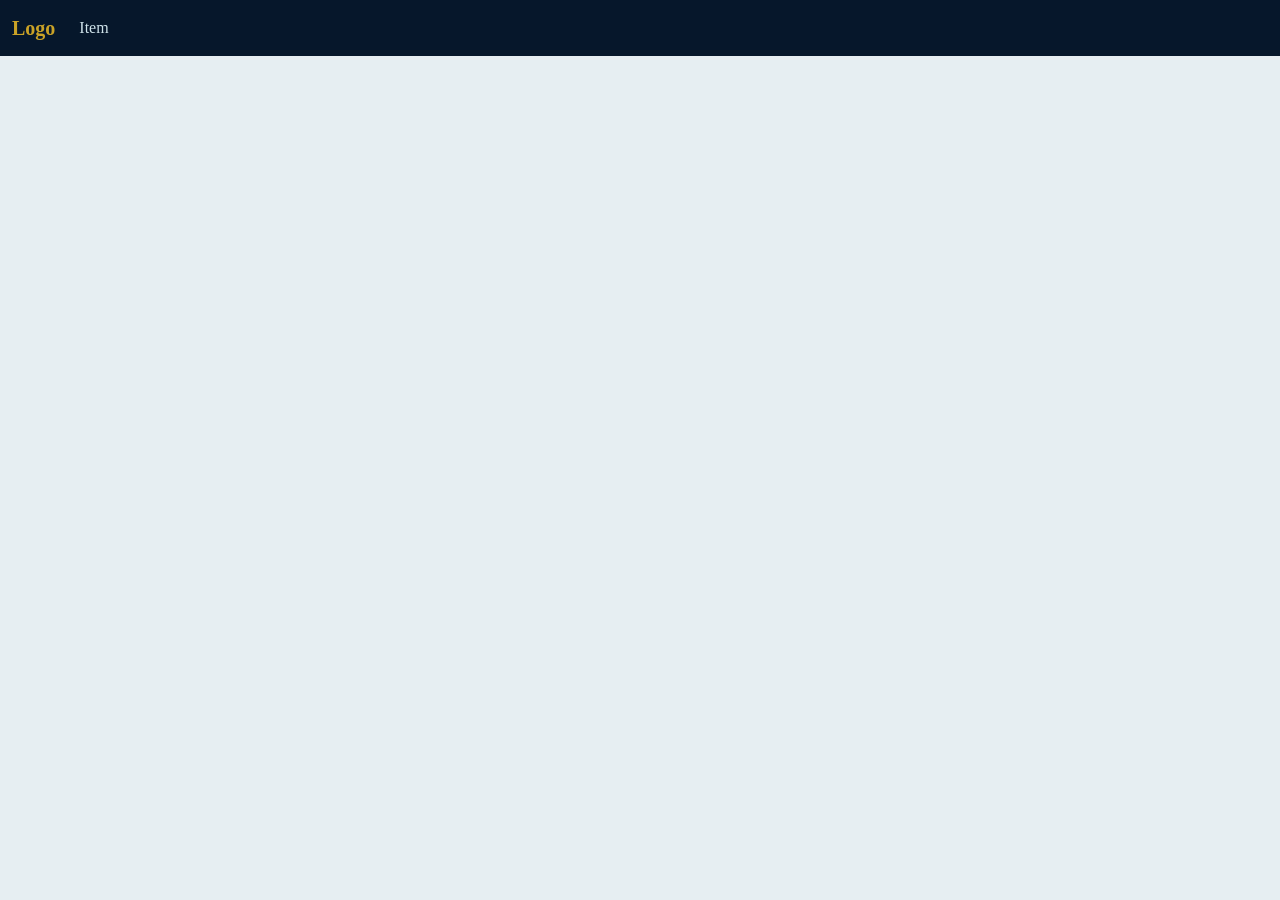
<file: bootstrap (aula 22-09)/index.html>
<!DOCTYPE html>
<html lang="en">
<head>
    <meta charset="UTF-8">
    <meta name="viewport" content="width=device-width, initial-scale=1.0">
    <link href="https://cdn.jsdelivr.net/npm/bootstrap@5.3.8/dist/css/bootstrap.min.css" rel="stylesheet"
        integrity="sha384-sRIl4kxILFvY47J16cr9ZwB07vP4J8+LH7qKQnuqkuIAvNWLzeN8tE5YBujZqJLB" crossorigin="anonymous">
    <link rel="stylesheet" href="style.css">
    <title>Kindness Era</title>
</head>
<body>
    <nav class="navbar navbar-expand-lg">
        <div class="container-fluid">
            <a class="navbar-brand" href="#">Logo</a>
            <button class="navbar-toggler" type="button" data-bs-toggle="collapse" data-bs-target="#navContent">
            <span class="navbar-toggler-icon"></span>
            </button>
            <div class="collapse navbar-collapse" id="navContent">
            <ul class="navbar-nav">
                <li class="nav-item"><a class="nav-link" href="#">Item</a></li>
            </ul>
            </div>
        </div>
    </nav>

    <script src="https://cdn.jsdelivr.net/npm/bootstrap@5.3.8/dist/js/bootstrap.bundle.min.js"
        integrity="sha384-FKyoEForCGlyvwx9Hj09JcYn3nv7wiPVlz7YYwJrWVcXK/BmnVDxM+D2scQbITxI"
        crossorigin="anonymous"></script>
</body>
</html>
</file>
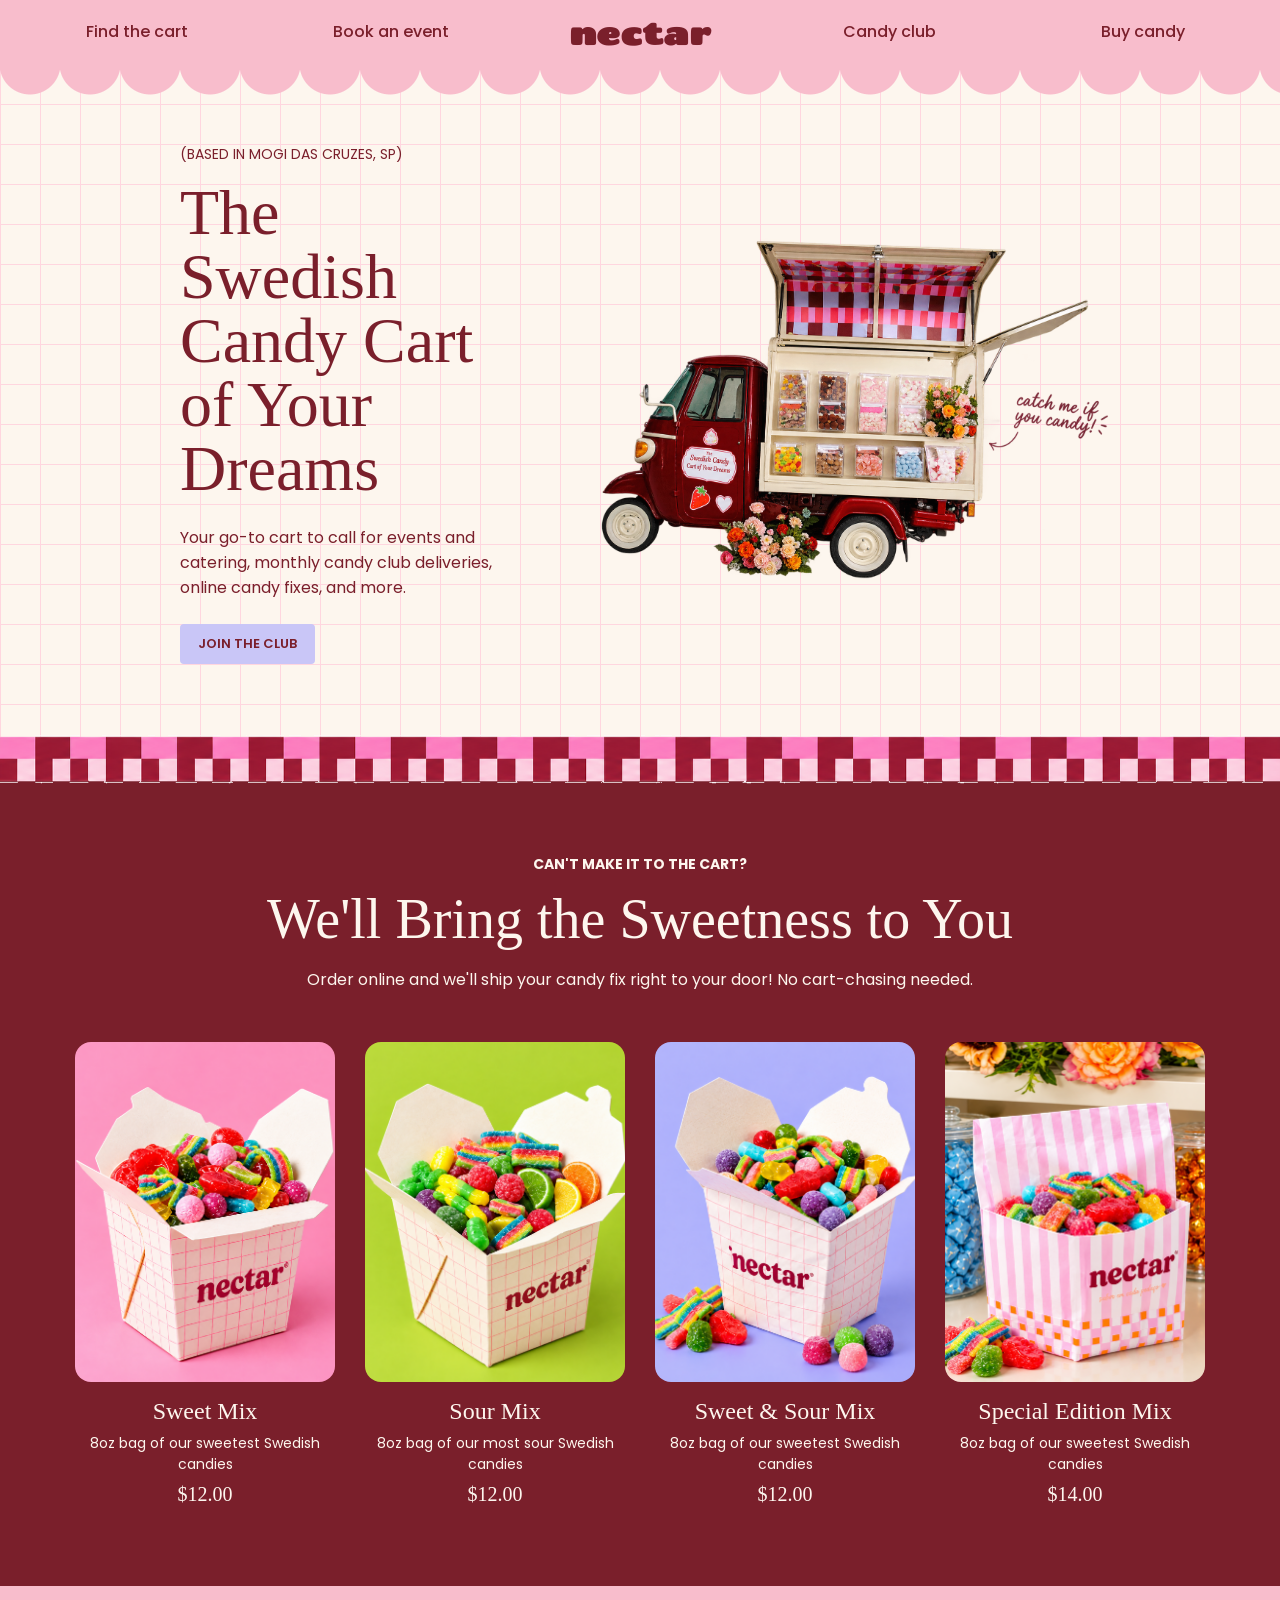
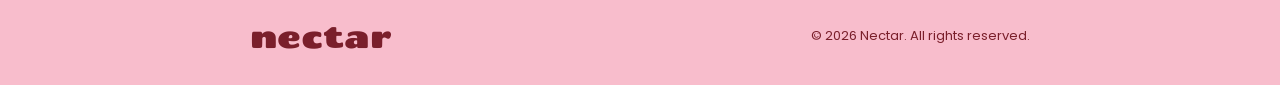
<file: nectar (aula 15-09)/index.html>
<!DOCTYPE html>
<html lang="en">
<head>
    <meta charset="UTF-8">
    <meta name="viewport" content="width=device-width, initial-scale=1.0">
    <link rel="preconnect" href="https://fonts.googleapis.com">
    <link href="https://fonts.googleapis.com/css2?family=Poppins:ital,wght@0,100;0,200;0,300;0,400;0,500;0,600;0,700;0,800;0,900;1,100;1,200;1,300;1,400;1,500;1,600;1,700;1,800;1,900&family=Chango&display=swap" rel="stylesheet">
    <link rel="stylesheet" href="style.css">
    <title>Nectar</title>
</head>
<body>
    
    <header>
        <a href="find.html">
            Find the cart
        </a>
    
        <a href="bookevent.html">
            Book an event
        </a>
    
        <h1>nectar</h1>
    
        <a href="candy.html">
            Candy club
        </a>
    
        <a href="buy.html">
            Buy candy
        </a>
    </header>

    <div id="banner" class="container">
        <div class="banner-text">
            <p class="localizacao">(based in mogi das cruzes, sp)</p>

            <h2>The Swedish Candy Cart of Your Dreams</h2>
        
            <p class="descricao">Your go-to cart to call for events and catering, monthly candy club deliveries, online candy fixes, and more.</p>

            <button class="btn">Join the club</button>
        </div>

        <img src="./img/candy-cart.png" alt="Candy Cart" class="banner-img">
    </div>

    <img src="./img/faixa_quadriculada_recortada.png" alt="" class="faixa-img">

    <section id="entrega">
        <p class="frase">Can't make it to the cart?</p>

        <h2>We'll Bring the Sweetness to You</h2>

        <p class="order">
            Order online and we'll ship your candy fix right to your door!
            No cart-chasing needed.
        </p>

        <div class="produtos">

            <div class="produto">
                <div class="foto">
                    <img src="./img/sweetmix.png" alt="Sweet Mix">
                </div>
                <h3>Sweet Mix</h3>
                <p class="detalhe">8oz bag of our sweetest Swedish candies</p>
                <p class="preco">$12.00</p>
            </div>

            <div class="produto">
                <div class="foto">
                    <img src="./img/sourmix.png" alt="Sour Mix">
                </div>
                <h3>Sour Mix</h3>
                <p class="detalhe">8oz bag of our most sour Swedish candies</p>
                <p class="preco">$12.00</p>
            </div>

            <div class="produto">
                <div class="foto">
                    <img src="./img/sweet&sour.png" alt="Sweet and Sour Mix">
                </div>
                <h3>Sweet & Sour Mix</h3>
                <p class="detalhe">8oz bag of our sweetest Swedish candies</p>
                <p class="preco">$12.00</p>
            </div>

            <div class="produto">
                <div class="foto">
                    <img src="./img/specialedition.png" alt="Special Edition Mix">
                </div>
                <h3>Special Edition Mix</h3>
                <p class="detalhe">8oz bag of our sweetest Swedish candies</p>
                <p class="preco">$14.00</p>
            </div>

        </div>
    </section>

    <footer>
        <p class="footer-logo">nectar</p>

        <p class="copyright">&copy; 2026 Nectar. All rights reserved.</p>
    </footer>

</body>
</html>
</file>
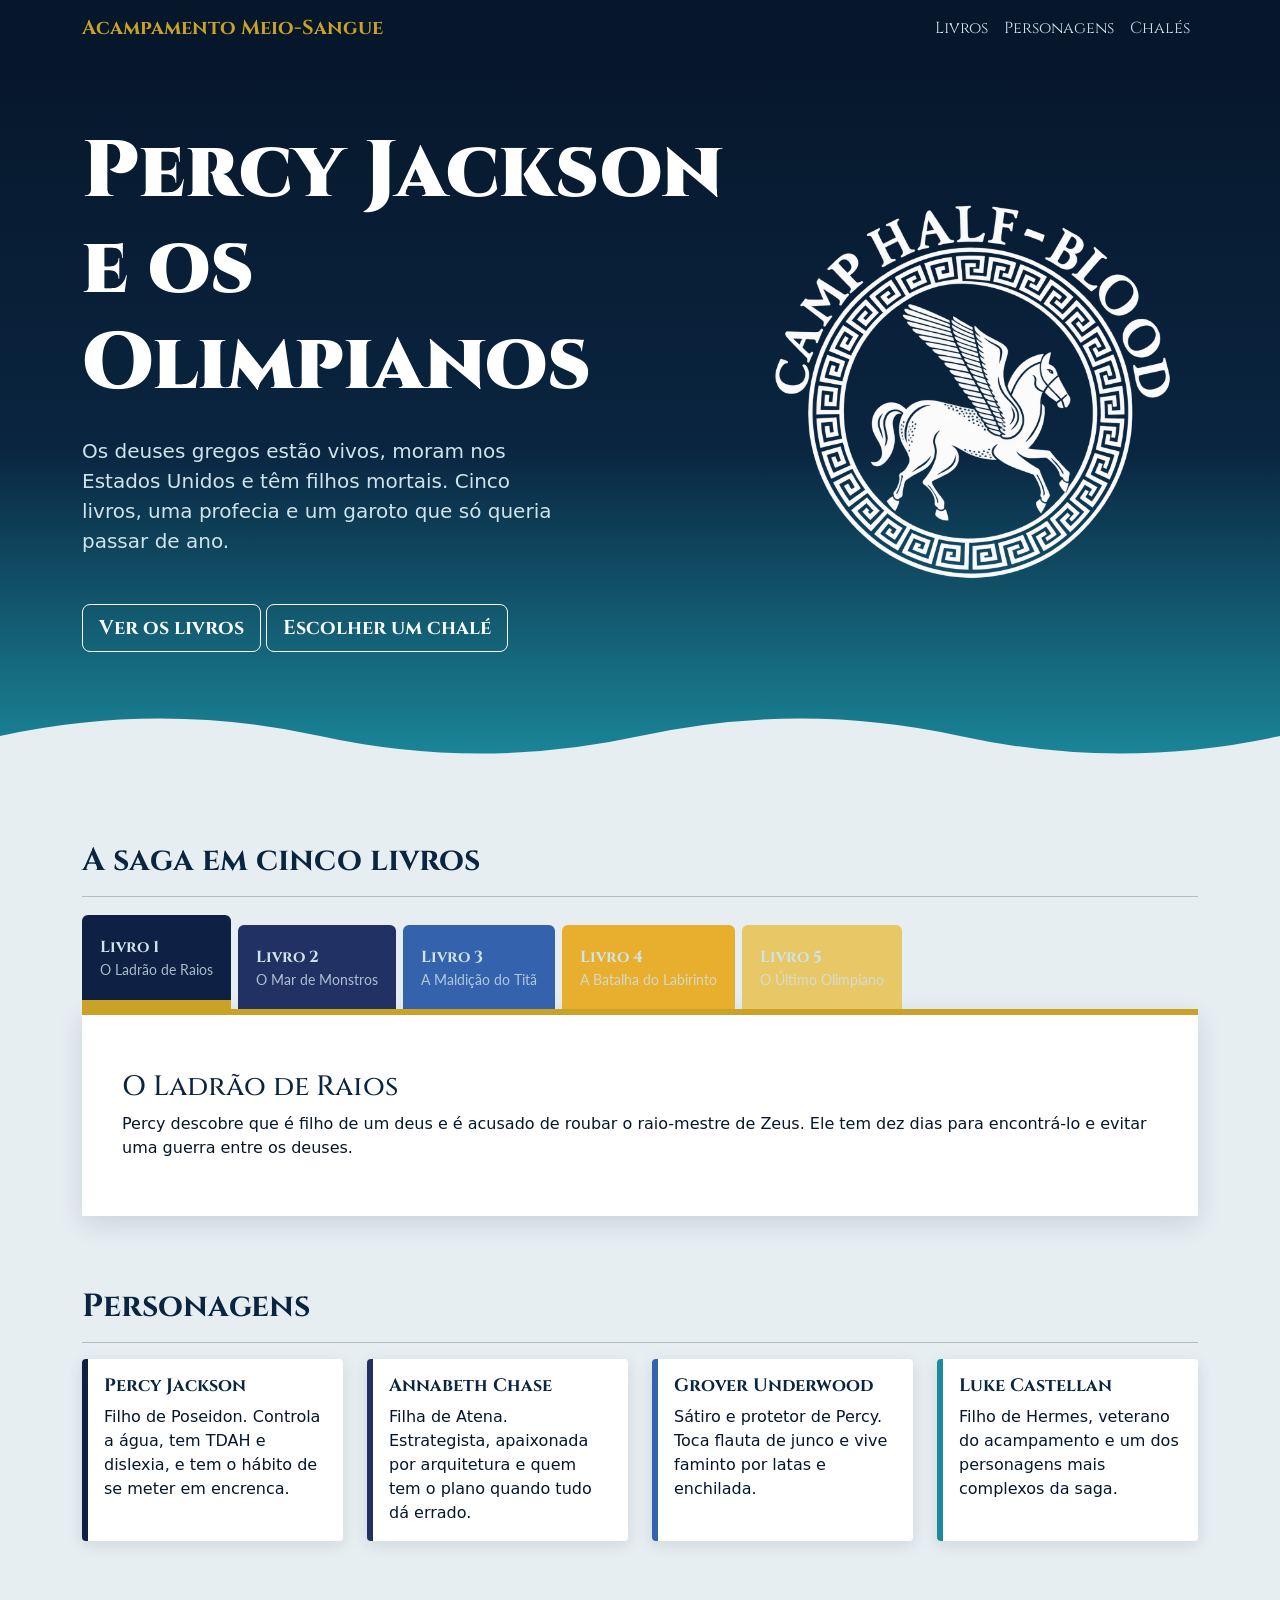
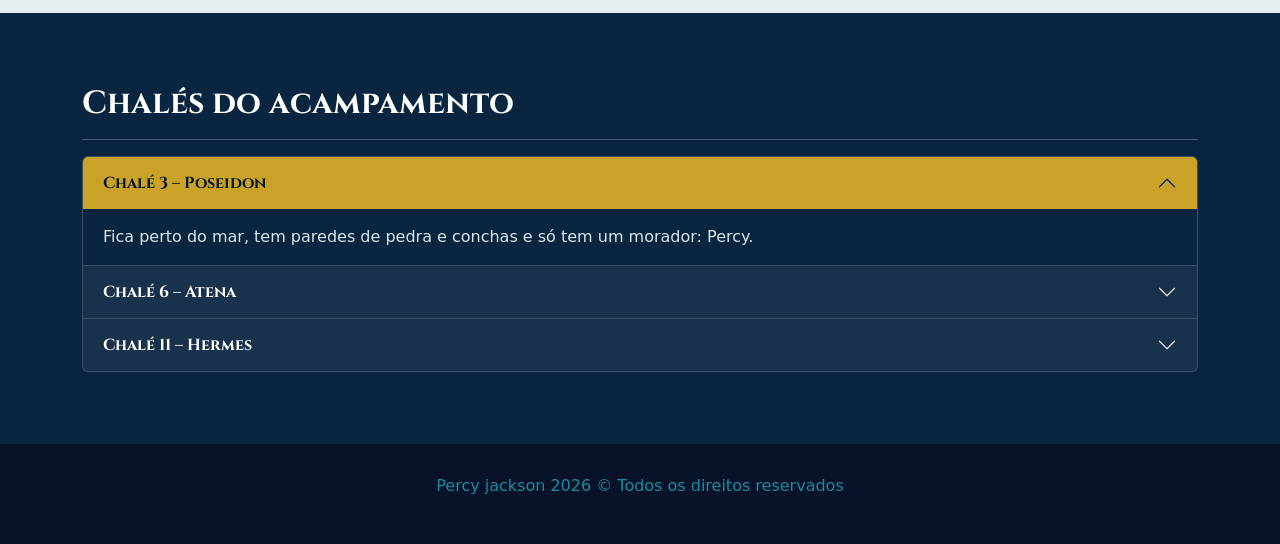
<file: bootstrap (aula 22-09)/bootstrap.html>
<!DOCTYPE html>
<html lang="pt-br">
<head>
    <meta charset="UTF-8">
    <meta name="viewport" content="width=device-width, initial-scale=1.0">
    <title>Percy Jackson</title>
    <link href="https://cdn.jsdelivr.net/npm/bootstrap@5.3.3/dist/css/bootstrap.min.css" rel="stylesheet">
    <link href="https://cdn.jsdelivr.net/npm/bootstrap@5.3.3/dist/css/bootstrap.min.css" rel="stylesheet">
    <link href="https://fonts.googleapis.com/css2?family=Cinzel:wght@500;700;900&family=Lato:wght@400;700&display=swap" rel="stylesheet">
    <link rel="stylesheet" href="style.css">
</head>
<body>

    <nav class="navbar navbar-expand-lg sticky-top">
        <div class="container">
            <a class="navbar-brand" href="#">Acampamento Meio-Sangue</a>
            <button class="navbar-toggler" type="button" data-bs-toggle="collapse" data-bs-target="#navbarNavAltMarkup" aria-controls="navbarNavAltMarkup" aria-expanded="false" aria-label="Toggle navigation">
            <span class="navbar-toggler-icon"></span>
            </button>
            <div class="collapse navbar-collapse" id="navbarNavAltMarkup">
                <div class="navbar-nav ms-auto">
                    <a class="nav-link active" aria-current="page" href="#livros">Livros</a>
                    <a class="nav-link" href="#personagens">Personagens</a>
                    <a class="nav-link" href="#chales">Chalés</a>
                </div>
            </div>
        </div>
    </nav>

    <div class="banner" id="topo">
        <div class="py-5">
            <div class="container">
                <div class="row align-items-center g-4">
                    <div class="col-md-7">
                        <h1 class="display-1 text-white">Percy Jackson e os Olimpianos</h1>
                        <p class="lead mt-4 mb-5">Os deuses gregos estão vivos, moram nos Estados Unidos e têm filhos mortais. Cinco livros, uma profecia e um garoto que só queria passar de ano.</p>
                        <a href="#livros" class="btn btn-chales btn-outline-light btn-lg">Ver os livros</a>
                        <a href="#chales" class="btn btn-chales btn-outline-light btn-lg">Escolher um chalé</a>
                    </div>
                <div class="col-md-5 text-center" aria-hidden="true">
                    <img src="img/camp-half-blood.png" class="img-fluid rounded-3" alt="Percy Jackson">
                </div>
                </div>
            </div>
            <svg class="wave" viewBox="0 0 1200 70" preserveAspectRatio="none" aria-hidden="true">
                <path d="M0 35 Q150 0 300 35 T600 35 T900 35 T1200 35 V70 H0Z" fill="#e6eef2"/>
            </svg>
        </div>
    </div>


    <section id="livros">
        <div class="container">
            <h2 class="section-title">A saga em cinco livros</h2>
            <hr>

            <ul class="nav nav-tabs" role="tablist">
                <li class="nav-item" role="presentation">
                    <button class="nav-link livro1 active" data-bs-toggle="tab" data-bs-target="#l1" type="button" role="tab">Livro 1<small>O Ladrão de Raios</small></button>
                </li>
                <li class="nav-item" role="presentation">
                    <button class="nav-link livro2" data-bs-toggle="tab" data-bs-target="#l2" type="button" role="tab">Livro 2<small>O Mar de Monstros</small></button>
                </li>
                <li class="nav-item" role="presentation">
                    <button class="nav-link livro3" data-bs-toggle="tab" data-bs-target="#l3" type="button" role="tab">Livro 3<small>A Maldição do Titã</small></button>
                </li>
                <li class="nav-item" role="presentation">
                    <button class="nav-link livro4" data-bs-toggle="tab" data-bs-target="#l4" type="button" role="tab">Livro 4<small>A Batalha do Labirinto</small></button>
                </li>
                <li class="nav-item" role="presentation">
                    <button class="nav-link livro5" data-bs-toggle="tab" data-bs-target="#l5" type="button" role="tab">Livro 5<small>O Último Olimpiano</small></button>
                </li>
            </ul>

            <div class="tab-content">
                <div class="tab-pane fade show active" id="l1" role="tabpanel">
                    <h3>O Ladrão de Raios</h3>
                    <p>Percy descobre que é filho de um deus e é acusado de roubar o raio-mestre de Zeus. Ele tem dez dias para encontrá-lo e evitar uma guerra entre os deuses.</p>
                </div>
                <div class="tab-pane fade" id="l2" role="tabpanel">
                    <h3>O Mar de Monstros</h3>
                    <p>A árvore que protege o acampamento está morrendo. Percy e os amigos cruzam o Mar de Monstros atrás do Velocino de Ouro para salvá-lo.</p>
                </div>
                <div class="tab-pane fade" id="l3" role="tabpanel">
                    <h3>A Maldição do Titã</h3>
                    <p>Uma missão de resgate leva o grupo a se juntar às Caçadoras de Artemis, enquanto uma ameaça antiga volta a se mexer.</p>
                </div>
                <div class="tab-pane fade" id="l4" role="tabpanel">
                    <h3>A Batalha do Labirinto</h3>
                    <p>O inimigo encontrou um caminho secreto para o acampamento: o Labirinto de Dédalo. Percy precisa entrar nele antes que seja tarde.</p>
                </div>
                <div class="tab-pane fade" id="l5" role="tabpanel">
                    <h3>O Último Olimpiano</h3>
                    <p>A guerra contra os titãs chega a Nova York, e os semideuses fazem sua defesa final do Monte Olimpo.</p>
                </div>
            </div>
        </div>
    </section>

    <section id="personagens">
        <div class="container">

            <h2 class="section-title">Personagens</h2>
            <hr>

            <div class="row g-4">

            <div class="col-md-6 col-lg-3">
                <div class="card h-100 percy">
                <div class="card-body">
                    <h5 class="card-title">Percy Jackson</h5>
                    <p class="card-text">Filho de Poseidon. Controla a água, tem TDAH e dislexia, e tem o hábito de se meter em encrenca.</p>
                </div>
                </div>
            </div>

            <div class="col-md-6 col-lg-3">
                <div class="card h-100 annabeth">
                <div class="card-body">
                    <h5 class="card-title">Annabeth Chase</h5>
                    <p class="card-text">Filha de Atena. Estrategista, apaixonada por arquitetura e quem tem o plano quando tudo dá errado.</p>
                </div>
                </div>
            </div>

            <div class="col-md-6 col-lg-3">
                <div class="card h-100 grover">
                <div class="card-body">
                    <h5 class="card-title">Grover Underwood</h5>
                    <p class="card-text">Sátiro e protetor de Percy. Toca flauta de junco e vive faminto por latas e enchilada.</p>
                </div>
                </div>
            </div>

            <div class="col-md-6 col-lg-3">
                <div class="card h-100 luke">
                <div class="card-body">
                    <h5 class="card-title">Luke Castellan</h5>
                    <p class="card-text">Filho de Hermes, veterano do acampamento e um dos personagens mais complexos da saga.</p>
                </div>
                </div>
            </div>

            </div>
        </div>
    </section>

    <section id="chales">
        <div class="container">

            <h2 class="section-title">Chalés do acampamento</h2>
            <hr>

            <div class="accordion" id="accordionExample">

            <div class="accordion-item">
                <h2 class="accordion-header">
                <button class="accordion-button" type="button" data-bs-toggle="collapse" data-bs-target="#collapseOne" aria-expanded="true" aria-controls="collapseOne">
                    Chalé 3 – Poseidon
                </button>
                </h2>
                <div id="collapseOne" class="accordion-collapse collapse show" data-bs-parent="#accordionExample">
                    <div class="accordion-body">
                        Fica perto do mar, tem paredes de pedra e conchas e só tem um morador: Percy.
                    </div>
                </div>
            </div>

            <div class="accordion-item">
                <h2 class="accordion-header">
                <button class="accordion-button collapsed" type="button" data-bs-toggle="collapse" data-bs-target="#collapseTwo" aria-expanded="false" aria-controls="collapseTwo">
                    Chalé 6 – Atena
                </button>
                </h2>
                <div id="collapseTwo" class="accordion-collapse collapse" data-bs-parent="#accordionExample">
                <div class="accordion-body">
                    O chalé dos estrategistas, cheio de livros, mapas e plantas de construções.
                </div>
                </div>
            </div>

            <div class="accordion-item">
                <h2 class="accordion-header">
                <button class="accordion-button collapsed" type="button" data-bs-toggle="collapse" data-bs-target="#collapseThree" aria-expanded="false" aria-controls="collapseThree">
                    Chalé 11 – Hermes
                </button>
                </h2>
                <div id="collapseThree" class="accordion-collapse collapse" data-bs-parent="#accordionExample">
                <div class="accordion-body">
                    Recebe todos os semideuses que ainda não foram reconhecidos pelos pais divinos.
                </div>
                </div>
            </div>

            </div>
        </div>
    </section>

    <footer>
        <p class="copyright">Percy jackson 2026 &copy; Todos os direitos reservados</p>
    </footer>

    <script src="https://cdn.jsdelivr.net/npm/bootstrap@5.3.3/dist/js/bootstrap.bundle.min.js"></script>
</body>
</html>
</file>
<file: bootstrap (aula 22-09)/style.css>
body {
    background: #e6eef2
}

.navbar {
    background: #06172b;
}

.navbar-brand {
    color: #c9a227 !important;
    font-weight: 700;
}

.nav-link {
    color: #cfe3ea !important;
}

.nav-link:hover {
    color: #c9a227 !important;
}

.navbar-brand, .nav-link {
    font-family: 'Cinzel', serif;
}

.banner {
    background: linear-gradient(180deg, #06172b 0%, #0a2540 55%, #1b8a9c 100%);
    position: relative;
    padding: 20px 0 30px;
}

.banner .container {
  padding-bottom: 40px;
}

.banner h1 {
    font-family: 'Cinzel', serif; 
    font-weight: 900;
}

p {
    color: #fff
}

.btn-livros {
    font-family: 'Cinzel', serif; 
}

.btn-chales {
    font-family: 'Cinzel', serif; 
}

.wave {
    position: absolute;
    left: 0;
    bottom: -1px;
    width: 100%;
    height: 70px;
}

.banner .lead {
    max-width: 480px;
    font-weight: 400;
    color: #cfe3ea;
}

.banner .btn {
    font-weight: 700;
}

img {
    width: 400px;
}

#livros {
    padding: 72px 0;
}

.section-title {
    font-family: 'Cinzel', serif;
    font-weight: 700;
    color: #0a2540;
}

p {
    color: #06172b;
}

h3 {
    font-family: 'Cinzel', serif;
    padding-top: 15px;
}

.nav-tabs {
    border-bottom: 0;
    gap: 7px;
    padding-top: 12px;
    flex-wrap: nowrap;
    overflow-x: auto;
}

.nav-tabs .nav-link {
    color: #fff;
    font-family: 'Cinzel', serif;
    font-weight: 700;
    text-align: left;
    white-space: nowrap;
    padding: 20px 18px;
    border: 0;
    border-radius: 6px 6px 0 0;
}

.nav-tabs .nav-link small {
    display: block;
    font-family: 'Lato', sans-serif;
    font-weight: 400;
    opacity: .8;
}

.nav-tabs .nav-link:hover,
.nav-tabs .nav-link:focus {
    color: #fff;
    border: 0;
}

.nav-tabs .nav-link.active {
    color: #fff;
    transform: translateY(-10px);
    box-shadow: 0 10px 0 #c9a227;
}

.nav-tabs .nav-link.livro1 { 
    background: #0e2043; 
}
.nav-tabs .nav-link.livro2 { 
    background: #223164; 
}
.nav-tabs .nav-link.livro3 { 
    background: #3462ac; 
}
.nav-tabs .nav-link.livro4 { 
    background: #e8af2e; 
}
.nav-tabs .nav-link.livro5 { 
    background: #e8c766; 
}

.tab-content {
    background: #fff;
    color: #14202b;
    border-top: 6px solid #c9a227;
    padding: 40px;
    box-shadow: 0 8px 24px rgba(6, 23, 43, .12);
}

.tab-content h3 {
    font-family: 'Cinzel', serif;
    color: #0a2540;
}

#personagens {
    padding: 0 0 72px;
}

.card {
    border: 0;
    border-left: 6px solid #1b8a9c;
    border-radius: 4px;
    box-shadow: 0 4px 16px rgba(6, 23, 43, .1);
}

.card-title {
    font-family: 'Cinzel', serif;
    font-weight: 700;
    font-size: 18px;
    color: #0a2540;
}

.card.percy { 
    border-left-color: #0e2043; 
}
.card.annabeth { 
    border-left-color: #223164; 
}
.card.grover { 
    border-left-color: #3462ac; 
}
.card.luke { 
    border-left-color: #1b8a9c; 
}

#chales {
    background: #0a2540;
    color: #fff;
    padding: 72px 0;
}

#chales .section-title {
    color: #fff;
}

.accordion {
    --bs-accordion-bg: transparent;
    --bs-accordion-border-color: rgba(255, 255, 255, .2);
    --bs-accordion-btn-focus-box-shadow: 0 0 0 3px rgba(201, 162, 39, .5);
}

.accordion-button {
    font-family: 'Cinzel', serif;
    font-weight: 700;
    background: rgba(255, 255, 255, .06);
    color: #fff;
}

.accordion-button:not(.collapsed) {
    background: #c9a227;
    color: #06172b;
    box-shadow: none;
}

.accordion-button::after {
    filter: invert(1);
}

.accordion-button:not(.collapsed)::after {
    filter: none;
}

.accordion-body {
    color: #d7e6ec;
}

footer {
    background-color: #08132a;
    display: flex;
    justify-content: space-around;
    align-items: center;
    padding: 30px 40px;
}

.copyright {
    color: #1b8a9c;
}
</file>
<file: nectar (aula 15-09)/style.css>
* {
    margin: 0;
    padding: 0;
    box-sizing: border-box;
}

header {
    background-color: #f8bdcc;
    display: flex;
    justify-content: space-around;
    align-items: center;
    padding: 10px;
    position: relative;
}

header::after {
    content: "";
    position: absolute;
    top: 100%;
    left: 0;
    width: 100%;
    height: 34px; 
    background-image: radial-gradient(circle at 30px 0, #f8bdcc 30px, transparent 31px);
    background-size: 60px 34px;
    background-repeat: repeat-x;
    z-index: 10;
}

h1 {
    color: #7a1f2b;
    font-family: 'Chango';
    font-size: 32px;
}

a {
    color: #7a1f2b;
    font-family: 'Poppins';
    font-size: 16px;
    line-height: 24px;
    text-decoration: none;
    font-weight: 500;
    padding: 10px 0;
    margin: 0;
    transition: all .2s ease-in-out;
    width: 150px;
    text-align: center;
}

a:hover {
    font-size: 18px;
}

#banner {
    background-color: #fdf6ee;
    background-image:
        linear-gradient(#ffd6df 1px, transparent 1px),
        linear-gradient(90deg, #ffd6df 1px, transparent 1px);
    background-size: 40px 40px;
}

.container {
    display: flex;
    align-items: center;
    justify-content: space-between;
    gap: 40px;
    padding: 80px 60px;
}

.banner-text {
    max-width: 450px;
    margin-left: 120px;
}

.localizacao {
    font-size: 14px;
    text-transform: uppercase;
    color: #7a1f2b;
    margin-bottom: 16px;
    font-family: 'Poppins';
}

#banner h2 {
    font-family: 'Playfair Display', serif;
    font-size: 64px;
    font-weight: 400;
    line-height: 1;
    color: #7a1f2b;
    margin-bottom: 24px;
}

.descricao {
    color: #7a1f2b;
    margin-bottom: 24px;
    font-family: 'Poppins';
}

.btn {
    display: inline-block;
    background-color: #c9c6f7;
    font-size: 13px;
    text-transform: uppercase;
    padding: 10px 18px;
    border-radius: 4px;
    color: #7a1f2b;
    border: none;
    font-family: 'Poppins';
    font-weight: 600;
    transition: all .2s ease-in-out;
}

.btn:hover {
    background-color: #eec6f7;
    cursor: pointer;
}

.banner-img {
    max-width: 50%;
    height: auto;
    margin-right: 90px;
}

.faixa-img {
    display: block;
    width: 100%;
    height: 50px;
    margin-top: -10px; 
    margin-bottom: -10px;  
    position: relative;   
}

#entrega {
    background-color: #7a1f2b;
    color: #fdf6ee;
    padding: 80px 60px;
    text-align: center;
}

.frase {
    font-size: 14px;
    font-weight: bold;
    text-transform: uppercase;
    margin-bottom: 16px;
    font-family: 'Poppins';
}

#entrega h2 {
    font-family: 'Playfair Display', serif;
    font-size: 56px;
    font-weight: 400;
    line-height: 1;
    margin-bottom: 20px;
}

.order {
    font-family: 'Poppins';
}

.produtos {
    display: flex;
    justify-content: center;
    gap: 30px;
    margin-top: 50px;
}

.produto {
    width: 260px;
}

.foto {
    position: relative;
}

.foto img {
    display: block;
    width: 100%;
    height: 340px;
    object-fit: cover;
    border-radius: 16px;
}

.produto h3 {
    font-family: 'Playfair Display', serif;
    font-size: 24px;
    font-weight: 400;
    margin-top: 16px;
    margin-bottom: 8px;
}

.detalhe {
    font-size: 14px;
    margin-bottom: 8px;
    font-family: 'Poppins';
}

.preco {
    font-family: 'Playfair Display', serif;
    font-size: 20px;
}

footer {
    background-color: #f8bdcc;
    color: #7a1f2b;
    display: flex;
    justify-content: space-around;
    align-items: center;
    padding: 30px 40px;
}

.footer-logo {
    font-family: 'Chango';
    font-size: 32px;
}

.copyright {
    font-size: 13px;
    font-family: 'Poppins';
}
</file>
